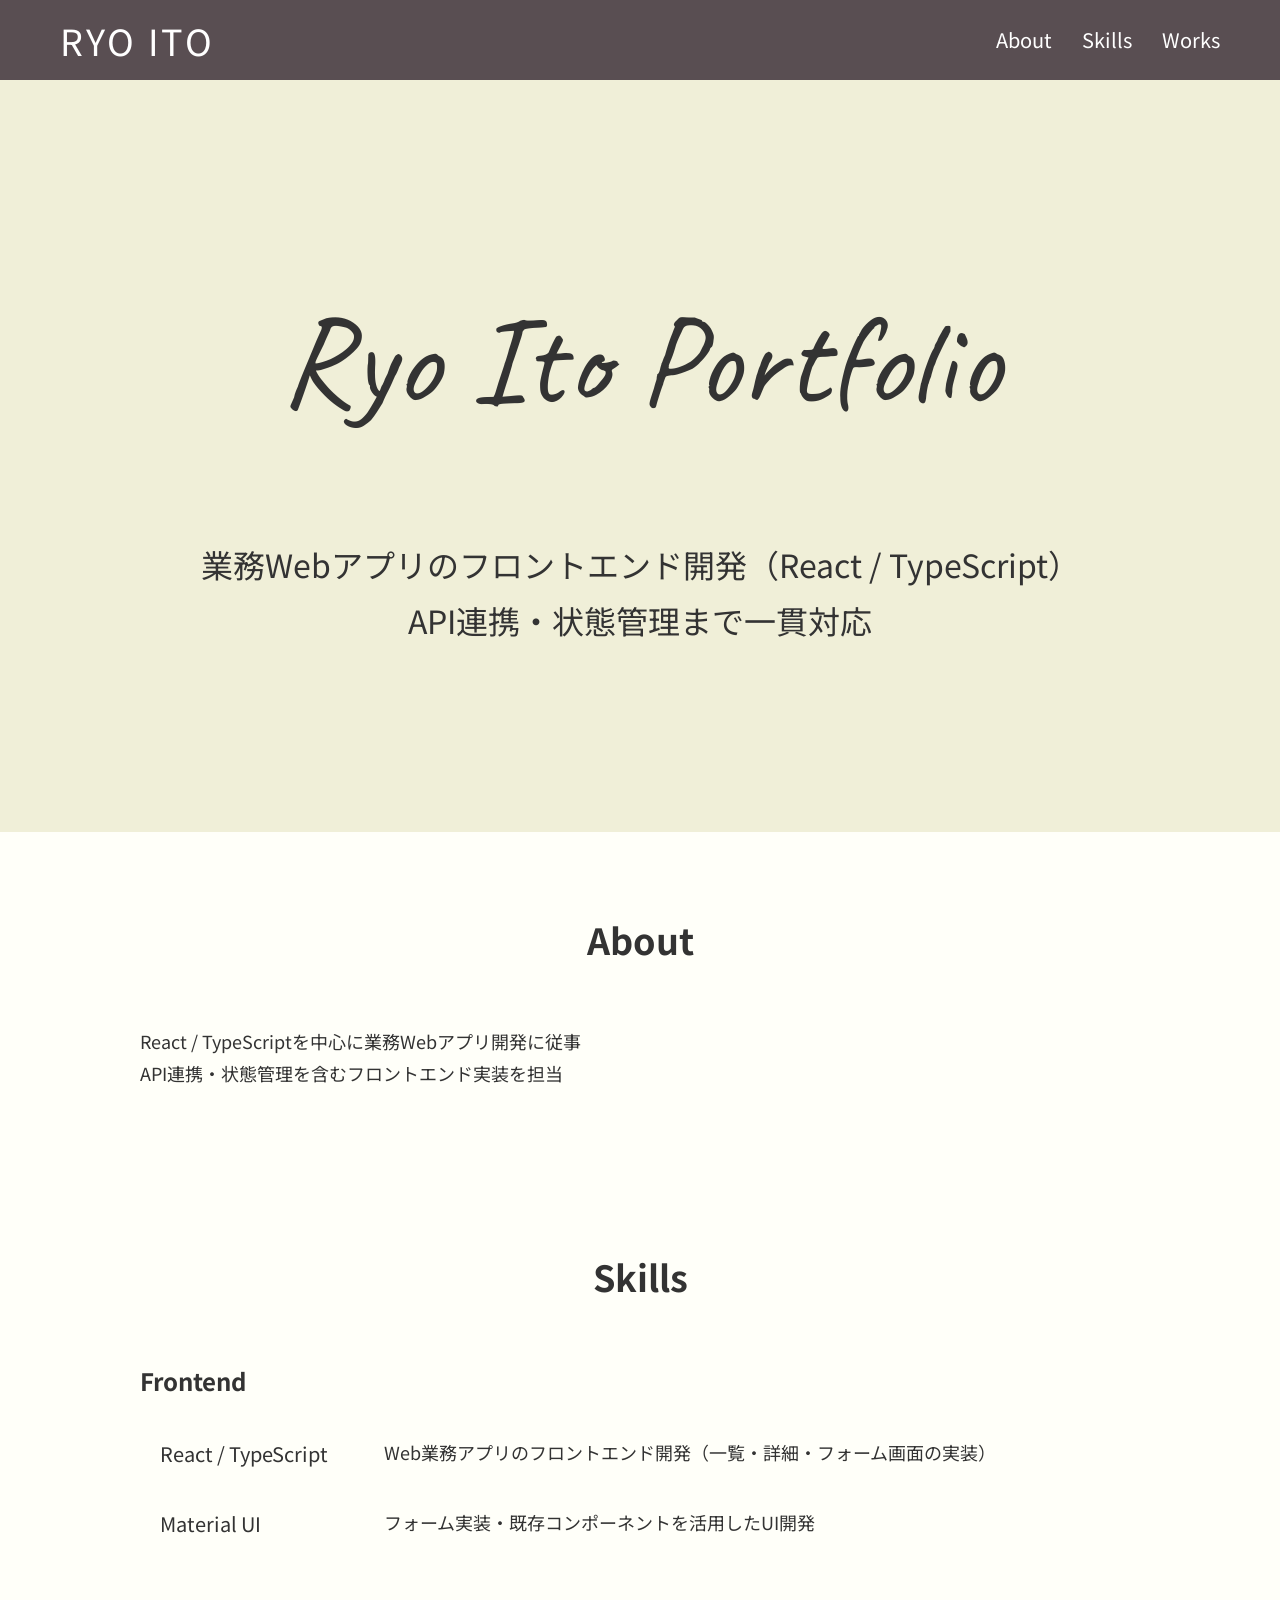
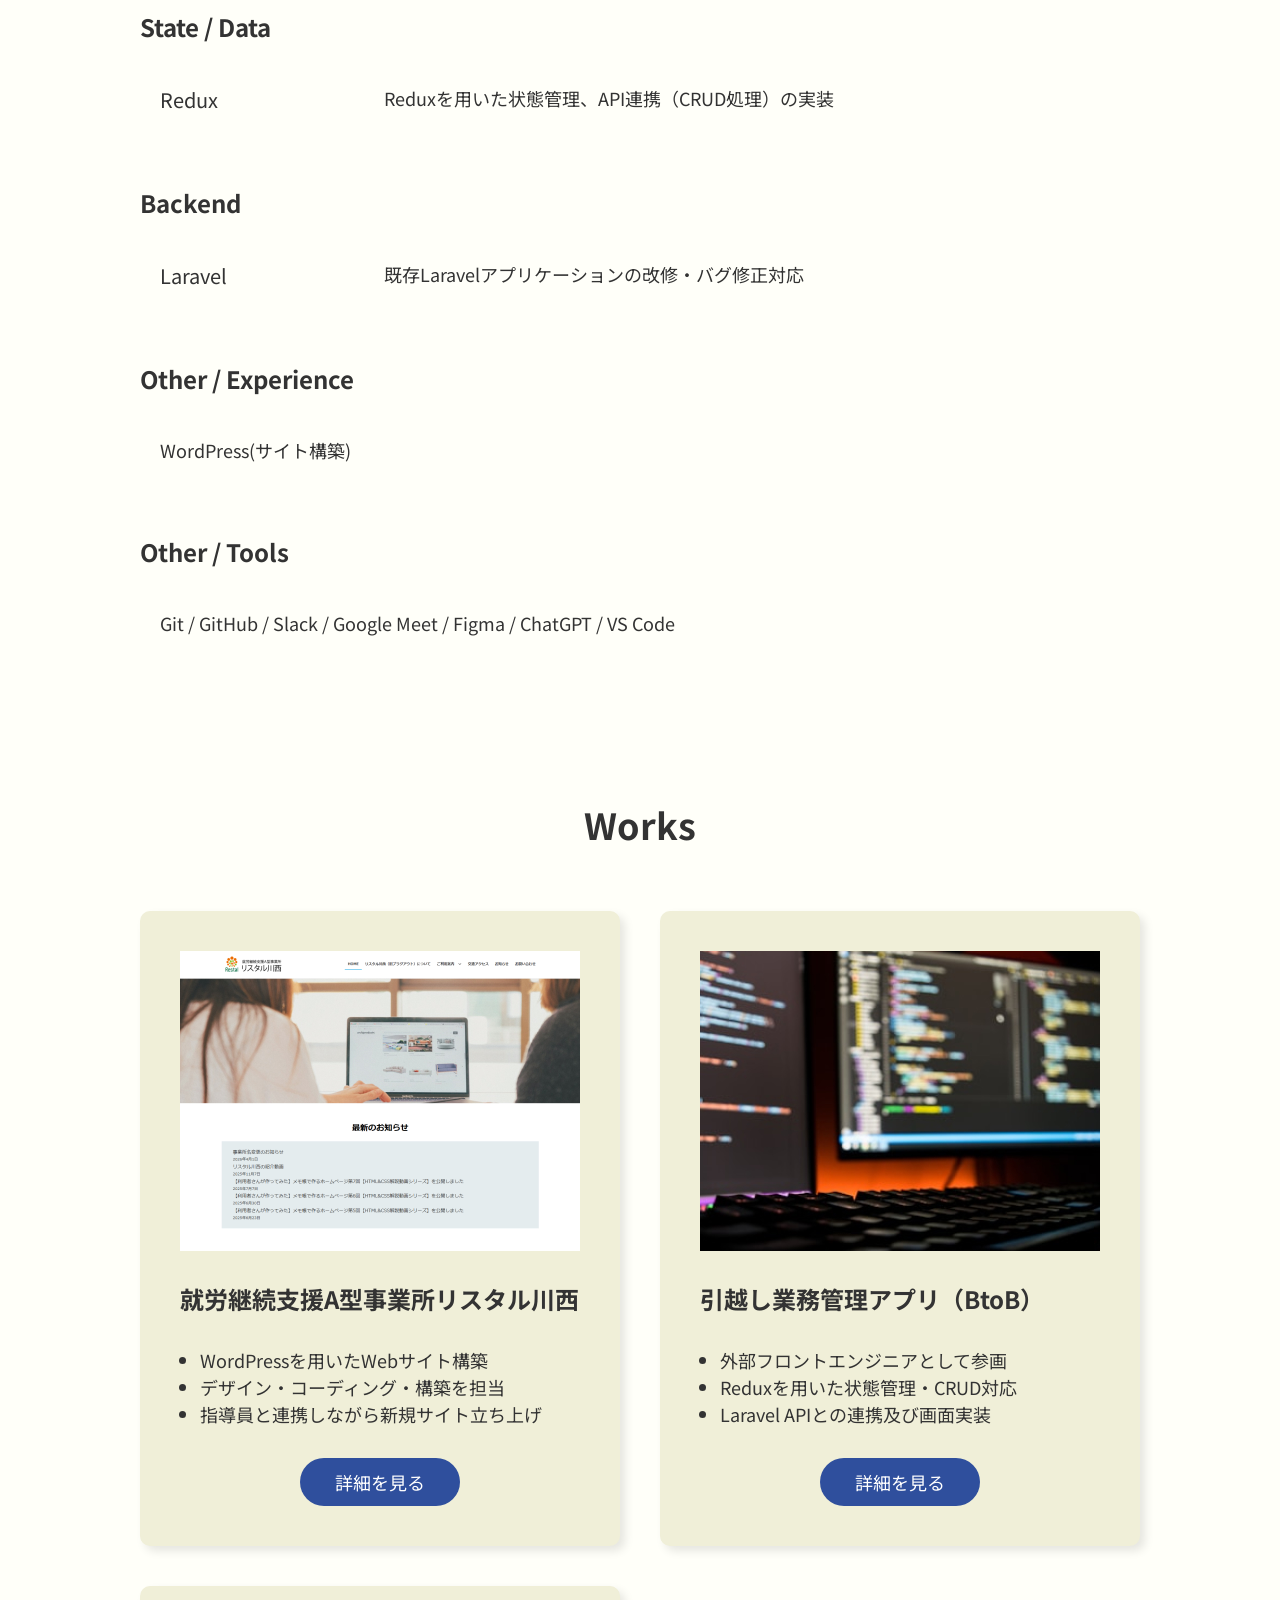
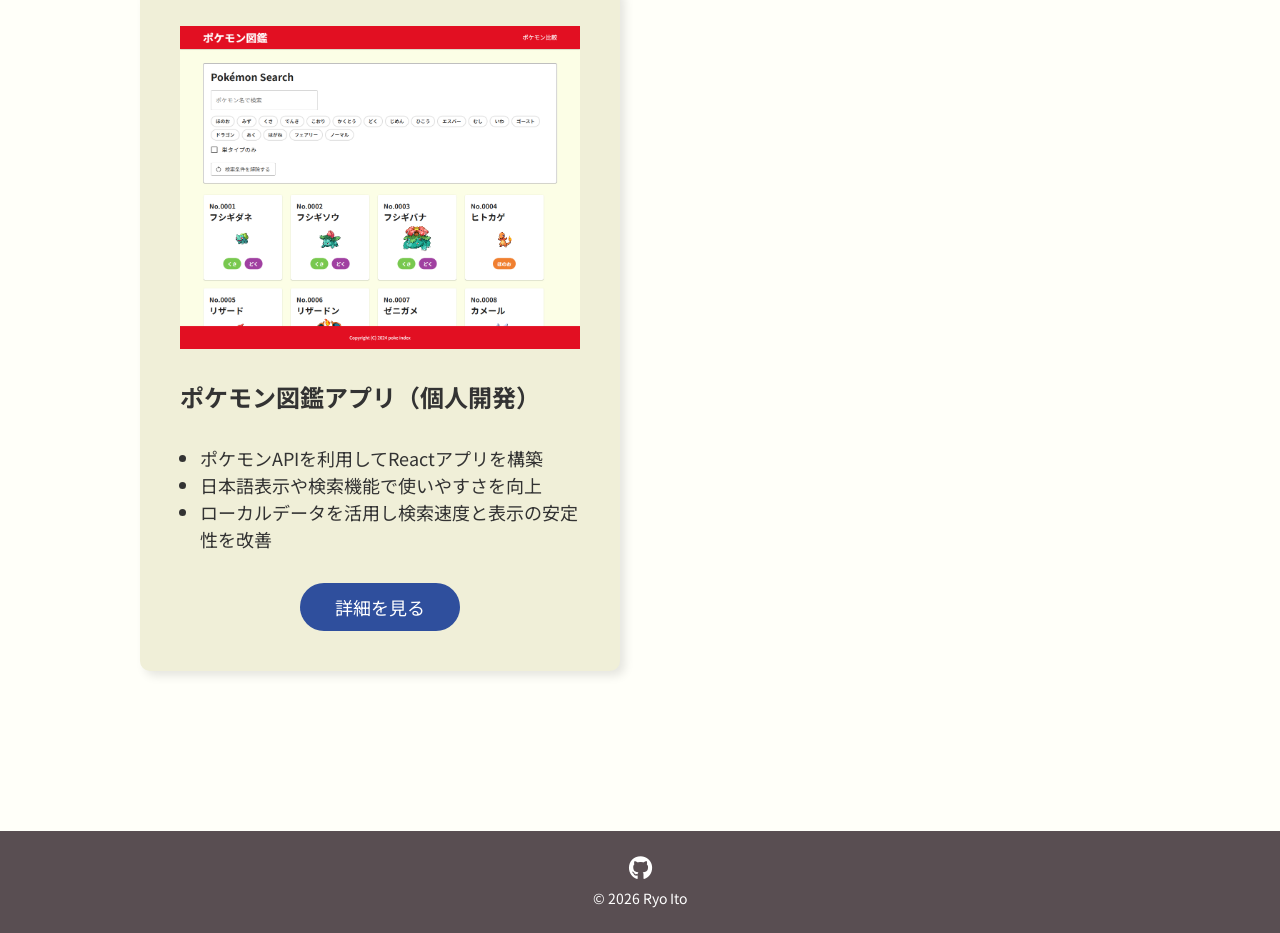
<file: index.html>
<!DOCTYPE html>
<html lang="ja">
<head>
  <meta charset="UTF-8">
  <meta name="viewport" content="width=device-width, initial-scale=1.0">
  <title>Ryo Ito Portfolio</title>
  <meta name="description" content="フロントエンドエンジニアRyo Ito のポートフォリオサイトです。">
  <link rel="icon" href="/favicon.png" type="image/png">
  <!-- Google Fonts -->
  <link rel="preconnect" href="https://fonts.googleapis.com">
  <link rel="preconnect" href="https://fonts.gstatic.com" crossorigin>
  <link href="https://fonts.googleapis.com/css2?family=Caveat:wght@400..700&family=Noto+Sans+JP:wght@100..900&display=swap" rel="stylesheet">
  <!-- CSS -->
  <link rel="stylesheet" href="css/style.css">
  <!-- Font Awesome -->
  <link rel="stylesheet" href="https://cdnjs.cloudflare.com/ajax/libs/font-awesome/6.7.2/css/all.min.css">
</head>
<body>
  <header class="header">
    <h1 class="header__title"><a href="./">Ryo Ito</a></h1>
    <button class="header__hamburger">
      <span></span>
      <span></span>
      <span></span>
    </button>
    <nav class="header__nav">
      <ul class="header__nav-list">
        <li class="header__nav-item"><a href="#about" class="header__nav-link">About</a></li>
        <li class="header__nav-item"><a href="#skills" class="header__nav-link">Skills</a></li>
        <li class="header__nav-item"><a href="#works" class="header__nav-link">Works</a></li>
      </ul>
    </nav>
  </header>
  <main>
    <section class="hero">
      <h2 class="hero__title">Ryo Ito Portfolio</h2>
      <div class="hero__body">
        <p class="hero__text">業務Webアプリのフロントエンド開発<br class="sp-only">（React / TypeScript）</p>
        <p class="hero__text">API連携・状態管理まで一貫対応</p>
      </div>
    </section>
    <section id="about" class="about">
      <div class="container">
        <h3 class="section__title">About</h3>
        <div class="about__body">
          <p class="about__text">React / TypeScriptを中心に業務Webアプリ開発に従事</p>
          <p class="about__text">API連携・状態管理を含むフロントエンド実装を担当</p>
        </div>
      </div>
    </section>
    <section id="skills" class="skills">
      <div class="container">
        <h3 class="section__title">Skills</h3>
        <!-- Frontend -->
        <div class="skills__category">
          <h4 class="skills__title">Frontend</h4>
          <div class="skills__item">
            <h5 class="skills__sub-title">React / TypeScript</h5>
            <p class="skills__text">Web業務アプリのフロントエンド開発（一覧・詳細・フォーム画面の実装）</p>
          </div>
          <div class="skills__item">
            <h5 class="skills__sub-title">Material UI</h5>
            <p class="skills__text">フォーム実装・既存コンポーネントを活用したUI開発</p>
          </div>
        </div>
        <!-- State / Data -->
        <div class="skills__category">
          <h4 class="skills__title">State / Data</h4>
          <div class="skills__item">
            <h5 class="skills__sub-title">Redux</h5>
            <p class="skills__text">Reduxを用いた状態管理、API連携（CRUD処理）の実装</p>
          </div>
        </div>
        <!-- Backend -->
        <div class="skills__category">
          <h4 class="skills__title">Backend</h4>
          <div class="skills__item">
            <h5 class="skills__sub-title">Laravel</h5>
            <p class="skills__text">既存Laravelアプリケーションの改修・バグ修正対応</p>
          </div>
        </div>
        <!-- Other / Experience -->
        <div class="skills__category">
          <h4 class="skills__title">Other / Experience</h4>
          <div class="skills__item skills__item--simple">
            <p class="skills__text">WordPress(サイト構築)</p>
          </div>
        </div>
        <!-- Other / Tools -->
        <div class="skills__category">
          <h4 class="skills__title">Other / Tools</h4>
          <div class="skills__item skills__item--simple">
            <p class="skills__text">Git / GitHub / Slack / Google Meet / Figma / ChatGPT / VS Code</p>
          </div>
        </div>
      </div>
    </section>
    <section id="works" class="works">
      <div class="container">
        <h3 class="section__title">Works</h3>
        <div class="works__list">
          <article class="work-card">
            <img src="images/restal-kawanishi.jpg" alt="" class="work-card__image">
            <h4 class="work-card__title">就労継続支援A型事業所リスタル川西</h4>
            <ul class="work-card__list">
              <li class="work-card__item">WordPressを用いたWebサイト構築</li>
              <li class="work-card__item">デザイン・コーディング・構築を担当</li>
              <li class="work-card__item">指導員と連携しながら新規サイト立ち上げ</li>
            </ul>
            <a href="works/restal-kawanishi.html" class="work-card__button">詳細を見る</a>
          </article>
          <article class="work-card">
            <img src="images/moving-management-system.jpg" alt="" class="work-card__image">
            <h4 class="work-card__title">引越し業務管理アプリ（BtoB）</h4>
            <ul class="work-card__list">
              <li class="work-card__item">外部フロントエンジニアとして参画</li>
              <li class="work-card__item">Reduxを用いた状態管理・CRUD対応</li>
              <li class="work-card__item">Laravel APIとの連携及び画面実装</li>
            </ul>
            <a href="works/moving-management-system.html" class="work-card__button">詳細を見る</a>
          </article>
          <article class="work-card">
            <img src="images/poke-index.jpg" alt="" class="work-card__image">
            <h4 class="work-card__title">ポケモン図鑑アプリ（個人開発）</h4>
            <ul class="work-card__list">
              <li class="work-card__item">ポケモンAPIを利用してReactアプリを構築</li>
              <li class="work-card__item">日本語表示や検索機能で使いやすさを向上</li>
              <li class="work-card__item">ローカルデータを活用し検索速度と表示の安定性を改善</li>
            </ul>
            <a href="works/poke-index.html" class="work-card__button">詳細を見る</a>
          </article>
        </div>
      </div>
    </section>
  </main>
  <footer class="footer">
    <a
      href="https://github.com/plugout007"
      target="_blank"
      rel="noopener noreferrer"
      class="footer__github-link"
      aria-label="GitHub"
    >
      <i class="fa-brands fa-github"></i>
    </a>
    <p class="footer__text">© 2026 Ryo Ito</p>
  </footer>
  <script src="js/main.js"></script>
</body>
</html>
</file>
<file: css/style.css>
/*
  このリセットは以下を参考にしています：

  A Modern CSS Reset
  https://www.joshwcomeau.com/css/custom-css-reset/
*/
*, *::before, *::after {
  box-sizing: border-box;
}

*:not(dialog) {
  margin: 0;
}

html {
  scroll-behavior: smooth;
}

body {
  line-height: 1.5;
  -webkit-font-smoothing: antialiased;
}

img, picture, video, canvas, svg {
  display: block;
  max-width: 100%;
}

input, button, textarea, select {
  font: inherit;
}

p, h1, h2, h3, h4, h5, h6 {
  overflow-wrap: break-word;
  font-weight: inherit;
}

/**
  CSS Variables
*/
:root {
  --color-primary: #594e52;
  --color-secondary: #2f4f9d;
  --color-background: #fffff9;
  --color-background-dark: #f0efd8;
  --color-text: #333333;
  --color-white: #ffffff;
}

/**
  Common
*/
body {
  background-color: var(--color-background);
  color: var(--color-text);
  font-family: "Noto Sans JP", sans-serif;
  font-weight: 400;
}

a {
  color: inherit;
  text-decoration: none;
  transition: opacity 0.3s ease;
}
a:hover {
  opacity: 0.7;
}

ul {
  padding-inline-start: 0;
}

li {
  list-style: none;
}

.sp-only {
  display: none;
}

.container {
  width: min(1080px, 100%);
  padding: 80px 40px;
  margin: 0 auto;
}

/* Button */
/** HOMEに戻るボタン */
.home-back-button {
  display: inline-flex;
  justify-content: center;
  align-items: center;
  gap: 8px;
  width: 180px;
  height: 48px;
  color: var(--color-secondary);
  background-color: var(--color-white);
  border: 1px solid var(--color-secondary);
  border-radius: 24px;
  font-size: 18px;
}

.home-back-button::before {
  content: "\f015";
  font-family: "Font Awesome 6 Free";
  font-weight: 900;
  font-size: 14px;
  color: var(--color-secondary);
}

/* Section */
section {
  scroll-margin-top: 80px;
}

.section__title {
  font-size: 36px;
  font-weight: 700;
  text-align: center;
  margin-bottom: 60px;
}

/**
  Header
*/
.header {
  position: sticky;
  top: 0;
  display: flex;
  justify-content: space-between;
  align-items: center;
  padding-left: 60px;
  padding-right: 60px;
  height: 80px;
  background-color: var(--color-primary);
  color: var(--color-white);
}

.header__title {
  font-size: 36px;
  text-transform: uppercase;
  letter-spacing: 0.08em;
}

.header__hamburger {
  display: none;
}

.header__nav-list {
  display: flex;
  gap: 30px;
  font-size: 20px;
}

/**
  Hero
*/
.hero {
  display: flex;
  flex-direction: column;
  justify-content: center;
  align-items: center;
  height: 752px;
  background-color: var(--color-background-dark);
}

.hero__title {
  font-size: clamp(48px, 10vw, 128px);
  font-family: "Caveat", cursive;
  margin-bottom: 80px;
}

.hero__body {
  text-align: center;
}

.hero__text {
  font-size: 32px;
  line-height: 1.75;
}

/**
  About
*/
.about__text {
  font-size: 18px;
  line-height: 1.75;
}

/**
  Skills
*/
.skills .container {
  padding-bottom: 10px;
}

.skills__category {
  margin-bottom: 50px;
}

.skills__title {
  font-size: 24px;
  font-weight: 700;
  margin-bottom: 20px;
}

.skills__item {
  display: grid;
  grid-template-columns: 220px 1fr;
  gap: 24px;
  padding: 20px 0;
}

.skills__item.skills__item--simple {
  display: block;
  padding-left: 20px;
}

.skills__sub-title {
  font-weight: 400;
  font-size: 20px;
  padding-left: 20px;
}

.skills__text {
  font-size: 18px;
}

/**
  Works
*/
.works .container {
  padding-bottom: 160px;
}

.works__list {
  display: grid;
  grid-template-columns: repeat(2, 1fr);
  gap: 40px;
  justify-items: center;
}

/* work-card */
.work-card {
  display: flex;
  flex-direction: column;
  width: 100%;
  max-width: 480px;
  background-color: var(--color-background-dark);
  padding: 40px;
  box-shadow: 5px 5px 10px rgba(0, 0, 0, 0.1);
  border-radius: 10px;
}

.work-card__image {
  width: 100%;
  margin-bottom: 30px;
}

.work-card__title {
  font-size: 24px;
  font-weight: 700;
  margin-bottom: 30px;
}

.work-card__list {
  padding-inline-start: 20px;
  margin-bottom: 30px;
}

.work-card__item {
  font-size: 18px;
  list-style: disc;
}

.work-card__button {
  display: flex;
  justify-content: center;
  align-items: center;
  margin: auto auto 0;
  font-size: 18px;
  background-color: var(--color-secondary);
  color: var(--color-white);
  width: 160px;
  height: 48px;
  border-radius: 24px;
}

/**
  Footer
*/
.footer {
  display: flex;
  flex-direction: column;
  justify-content: center;
  align-items: center;
  background-color: var(--color-primary);
  gap: 8px;
  padding-top: 24px;
  padding-bottom: 24px;
}

.footer__github-link {
  color: var(--color-white);
  font-size: 24px;
  line-height: 1;
}

.footer__text {
  font-size: 14px;
  color: var(--color-white);
}

/**
  Responsive
*/
@media screen and (max-width: 767px) {
  /**
    SP - Common
  */
  .sp-only {
    display: block;
  }

  .container {
    padding: 40px 30px;
  }

  /* Section */
  .section__title {
    font-size: 24px;
    margin-bottom: 30px;
  }

  /**
    SP - Header
  */
  .header {
    padding: 0 20px;
  }

  .header__title {
    font-size: 24px;
  }

  .header__hamburger {
    display: block;
    position: relative;
    z-index: 100;
    width: 32px;
    height: 24px;
    cursor: pointer;
    background-color: transparent;
    border: none;
    padding: 0;
  }

  .header__hamburger span {
    position: absolute;
    left: 0;
    width: 100%;
    height: 2px;
    background-color: var(--color-white);
    transition: transform 0.3s ease, opacity 0.3s ease, top 0.3s ease;
  }

  .header__hamburger span:nth-child(1) {
    top: 0;
  }

  .header__hamburger span:nth-child(2) {
    top: 11px;
  }

  .header__hamburger span:nth-child(3) {
    top: 22px;
  }

  .header__hamburger.active span:nth-child(1) {
    top: 11px;
    transform: rotate(45deg);
  }

  .header__hamburger.active span:nth-child(2) {
    opacity: 0;
  }

  .header__hamburger.active span:nth-child(3) {
    top: 11px;
    transform: rotate(-45deg);
  }

  .header__nav {
    position: fixed;
    inset: 0;

    width: 100%;
    height: 100vh;

    background-color: rgba(89, 78, 82, 0.9);

    display: flex;
    justify-content: center;
    align-items: center;

    opacity: 0;
    visibility: hidden;
    transform: translateY(-10px);

    transition:
      opacity 0.3s ease,
      transform 0.3s ease,
      visibility 0.3s ease;
  }

  .header__nav.active {
    opacity: 1;
    visibility: visible;
    transform: translateY(0);
  }

  .header__nav-list {
    flex-direction: column;
    align-items: center;
    gap: 32px;
    font-size: 24px;
  }

  /**
    SP - Hero
  */
  .hero__title {
    font-size: 48px;
  }

  .hero__text {
    font-size: 18px;
  }

  /**
    SP - About
  */
  .about__text {
    font-size: 16px;
  }

  /**
    SP - Skills
  */
  .skills__category {
    margin-bottom: 30px;
  }

  .skills__title {
    font-size: 20px;
    font-weight: 700;
    margin-bottom: 4px;
  }
  .skills__item {
    grid-template-columns: 1fr;
    gap: 6px;
    padding: 16px 0;
  }

  .skills__item.skills__item--simple {
    padding-left: 0;
  }

  .skills__sub-title {
    font-weight: 700;
    font-size: 18px;
  }

  .skills__text {
    font-size: 16px;
    padding-left: 20px;
  }
  /**
    SP - Works
  */
  .works__list {
    grid-template-columns: 1fr;
  }

  .work-card__title {
    font-size: 20px;
  }

  .work-card__list{
    padding-inline-start: 16px;
  }

  .work-card__item {
    font-size: 16px;
  }
}
</file>
